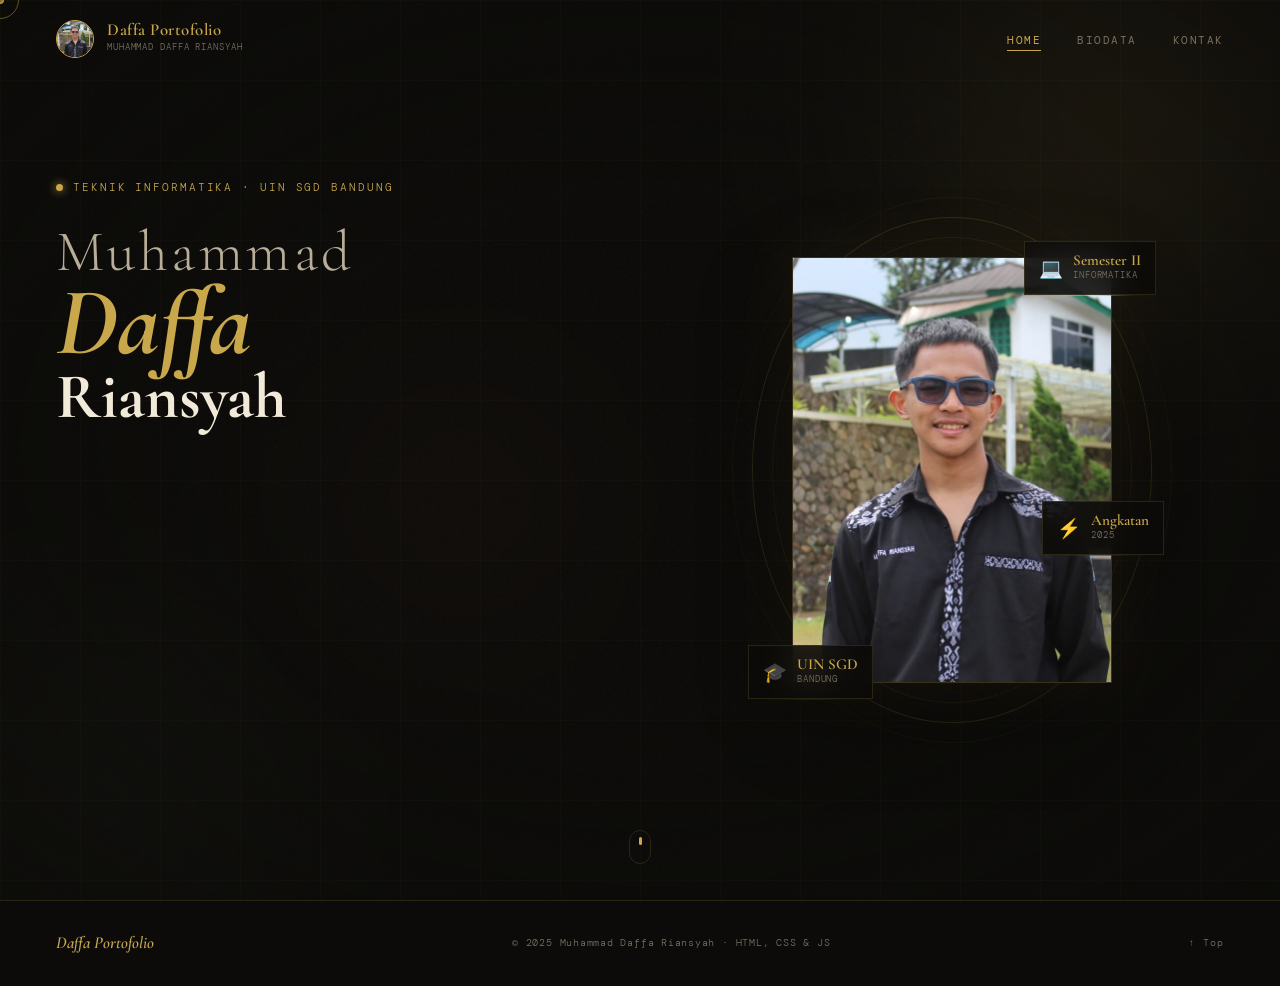
<file: index.html>
<!DOCTYPE html>
<html lang="id">
<head>
  <meta charset="UTF-8"/>
  <meta name="viewport" content="width=device-width, initial-scale=1.0"/>
  <title>Daffa Portofolio</title>
  <link rel="stylesheet" href="css/style.css"/>
  <link href="https://fonts.googleapis.com/css2?family=Cormorant+Garamond:ital,wght@0,300;0,400;0,600;0,700;0,900;1,300;1,400;1,600;1,700&family=Jost:wght@200;300;400;500;600&family=DM+Mono:wght@300;400;500&display=swap" rel="stylesheet"/>
</head>
<body class="page-home">

  <!-- LOADER -->
  <div class="loader" id="loader">
    <div class="loader-inner">
      <span class="loader-name">Daffa Portofolio</span>
      <div class="loader-bar"><div class="loader-fill"></div></div>
    </div>
  </div>

  <!-- CURSOR -->
  <div class="cursor" id="cursor"></div>
  <div class="cursor-ring" id="cursorRing"></div>

  <!-- BACKGROUND -->
  <div class="bg-scene">
    <div class="bg-orb bg-orb1"></div>
    <div class="bg-orb bg-orb2"></div>
    <div class="bg-orb bg-orb3"></div>
    <canvas class="bg-particles" id="particles"></canvas>
    <div class="bg-grain"></div>
    <div class="bg-vignette"></div>
    <div class="bg-lines"></div>
  </div>

  <!-- NAVBAR -->
  <nav class="navbar" id="navbar">
    <a href="index.html" class="nav-brand">
      <div class="brand-avatar" id="brandAvatar">
        <img src="assets/foto.jpg" alt="Daffa"
             onerror="this.style.display='none';document.getElementById('brandInit').style.display='flex'"/>
        <span class="brand-init" id="brandInit">DR</span>
      </div>
      <div class="brand-text">
        <span class="brand-title">Daffa Portofolio</span>
        <span class="brand-sub">Muhammad Daffa Riansyah</span>
      </div>
    </a>
    <ul class="nav-links" id="navLinks">
      <li><a href="index.html" class="nav-link active" data-page="home">Home</a></li>
      <li><a href="biodata.html" class="nav-link" data-page="biodata">Biodata</a></li>
      <li><a href="kontak.html" class="nav-link" data-page="kontak">Kontak</a></li>
    </ul>
    <button class="nav-toggle" id="navToggle" aria-label="menu">
      <span></span><span></span><span></span>
    </button>
  </nav>

  <!-- MOBILE MENU -->
  <div class="nav-mobile" id="navMobile">
    <div class="nm-inner">
      <a href="index.html" class="nm-link active">Home</a>
      <a href="biodata.html" class="nm-link">Biodata</a>
      <a href="kontak.html" class="nm-link">Kontak</a>
    </div>
  </div>

  <!-- HERO -->
  <main class="hero" id="hero">
    <div class="hero-wrap">

      <!-- LEFT -->
      <div class="hero-left">
        <div class="hero-tag" data-aos="fade-up" data-aos-delay="200">
          <span class="tag-dot"></span>
          <span>Teknik Informatika · UIN SGD Bandung</span>
        </div>

        <h1 class="hero-heading" data-aos="fade-up" data-aos-delay="350">
          <span class="hh-line1">Muhammad</span>
          <span class="hh-line2"><em>Daffa</em></span>
          <span class="hh-line3">Riansyah</span>
        </h1>

        <p class="hero-nick" data-aos="fade-up" data-aos-delay="480">
          Akrab dipanggil <strong>Dapa</strong> ·
        </p>

        <div class="hero-motto" data-aos="fade-up" data-aos-delay="580">
          <div class="motto-deco">✦</div>
          <p class="motto-text">
            "WORK SMARTER and<br>
            <em>PRAY HARD</em>"
          </p>
        </div>

        <div class="hero-actions" data-aos="fade-up" data-aos-delay="700">
          <a href="biodata.html" class="btn-main">
            <span>Kenalan Lebih Jauh yuk</span>
            <svg width="16" height="16" viewBox="0 0 24 24" fill="none" stroke="currentColor" stroke-width="2"><line x1="5" y1="12" x2="19" y2="12"/><polyline points="12 5 19 12 12 19"/></svg>
          </a>
          <a href="kontak.html" class="btn-line">Kontak Saya</a>
        </div>

        <!-- Stats row -->
        <div class="hero-stats" data-aos="fade-up" data-aos-delay="820">
          <div class="stat-item">
            <span class="stat-num" data-count="2">0</span>
            <span class="stat-lbl">Semester</span>
          </div>
          <div class="stat-div"></div>
          <div class="stat-item">
            <span class="stat-num" data-count="3">0</span>
            <span class="stat-lbl">Halaman Web</span>
          </div>
          <div class="stat-div"></div>
          <div class="stat-item">
            <span class="stat-num" data-count="25">0</span>
            <span class="stat-lbl">Angkatan</span>
          </div>
        </div>
      </div>

      <!-- RIGHT — Photo -->
      <div class="hero-right" data-aos="fade-left" data-aos-delay="300">
        <div class="photo-rig">
          <div class="photo-ring photo-ring1"></div>
          <div class="photo-ring photo-ring2"></div>
          <div class="photo-ring photo-ring3"></div>
          <div class="photo-frame">
            <img src="assets/foto.jpg" alt="Muhammad Daffa Riansyah"
                 class="photo-img" id="heroPhoto"
                 onerror="this.style.display='none';document.getElementById('photoFb').style.display='flex'"/>
            <div class="photo-fb" id="photoFb">
              <span class="pfb-init">DR</span>
              <span class="pfb-hint">Taruh foto.jpg<br>di folder assets/</span>
            </div>
            <div class="photo-shine"></div>
          </div>
          <div class="photo-badge pb1">
            <span class="pb-emoji">🎓</span>
            <div>
              <div class="pb-val">UIN SGD</div>
              <div class="pb-lbl">Bandung</div>
            </div>
          </div>
          <div class="photo-badge pb2">
            <span class="pb-emoji">💻</span>
            <div>
              <div class="pb-val">Semester II</div>
              <div class="pb-lbl">Informatika</div>
            </div>
          </div>
          <div class="photo-badge pb3">
            <span class="pb-emoji">⚡</span>
            <div>
              <div class="pb-val">Angkatan</div>
              <div class="pb-lbl">2025</div>
            </div>
          </div>
        </div>
      </div>

    </div><!-- end hero-wrap -->

    <!-- Scroll hint -->
    <div class="scroll-cue" id="scrollCue">
      <div class="sc-mouse">
        <div class="sc-wheel"></div>
  </main>

  <!-- FOOTER -->
  <footer class="footer">
    <div class="footer-inner">
      <span class="footer-brand">Daffa Portofolio</span>
      <span class="footer-copy">© 2025 Muhammad Daffa Riansyah · HTML, CSS & JS</span>
      <a href="#hero" class="footer-top">↑ Top</a>
    </div>
  </footer>

  <script src="js/main.js"></script>
</body>
</html>
</file>
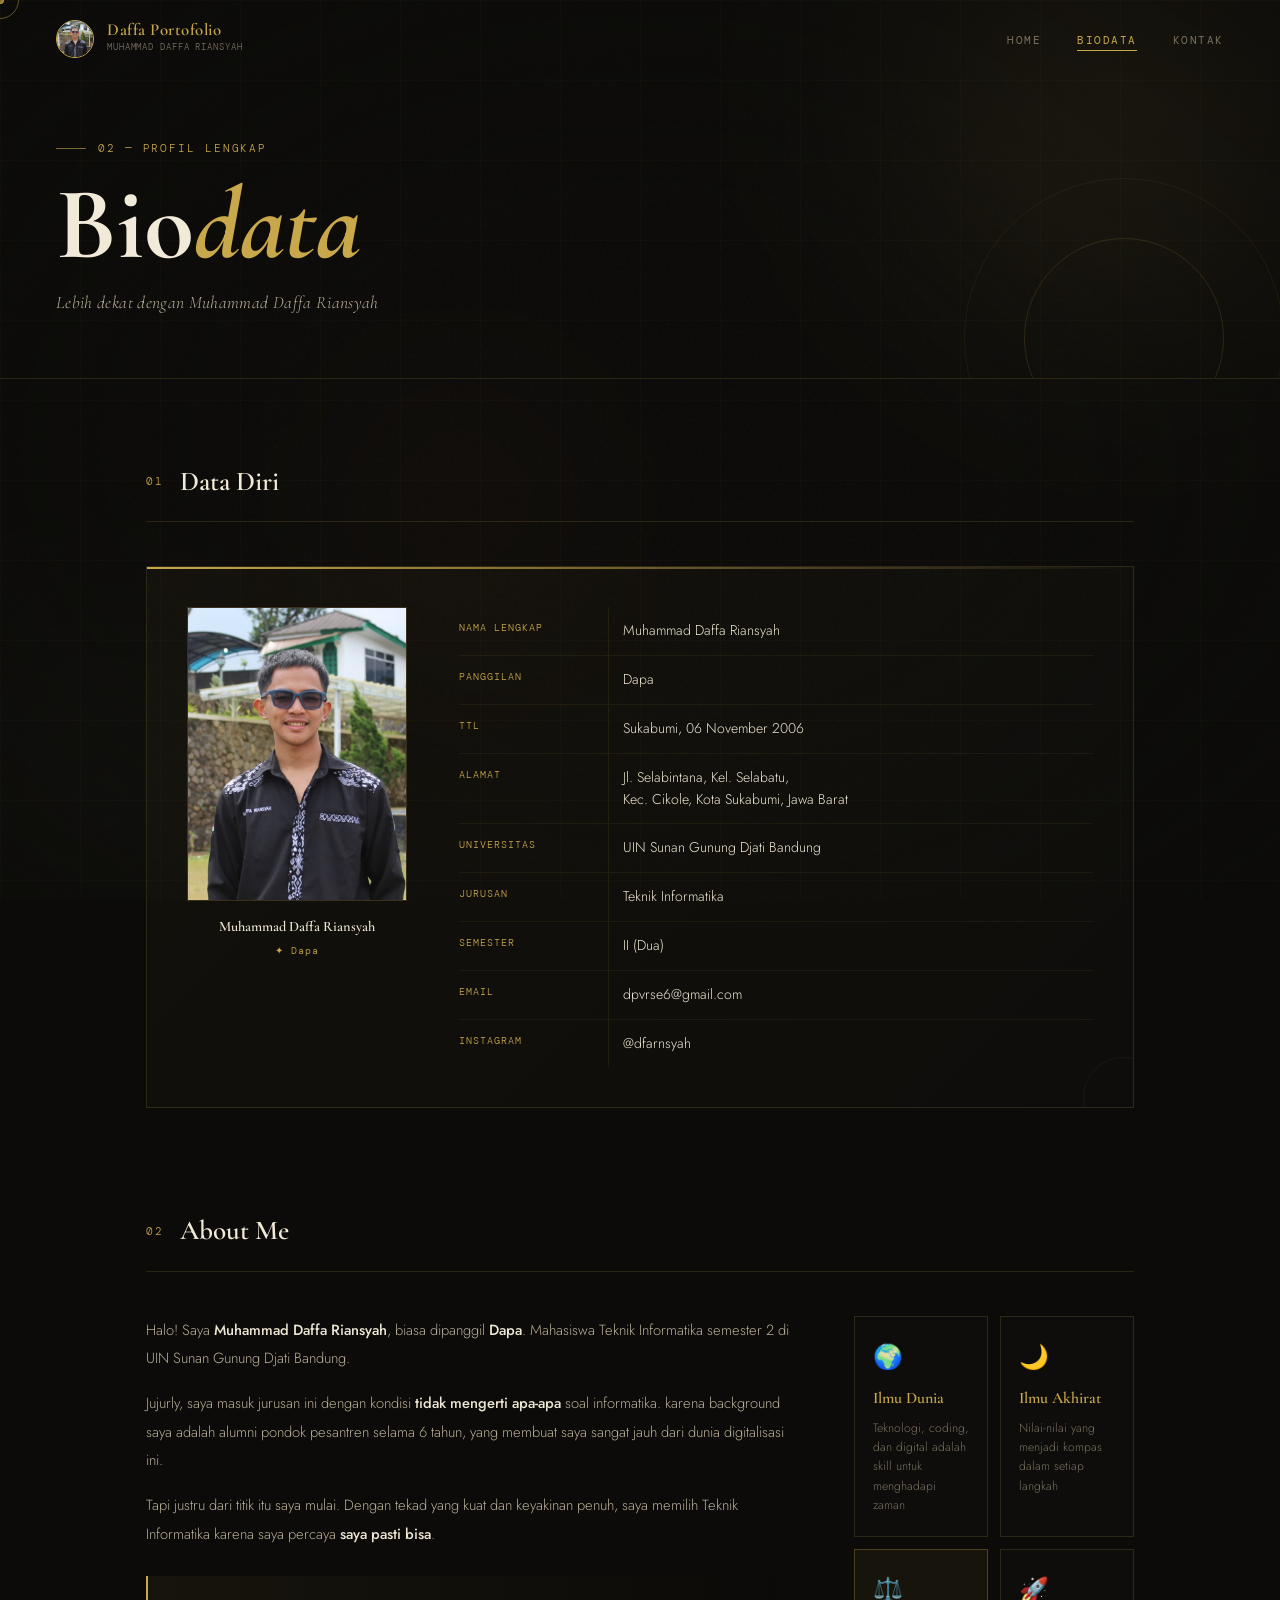
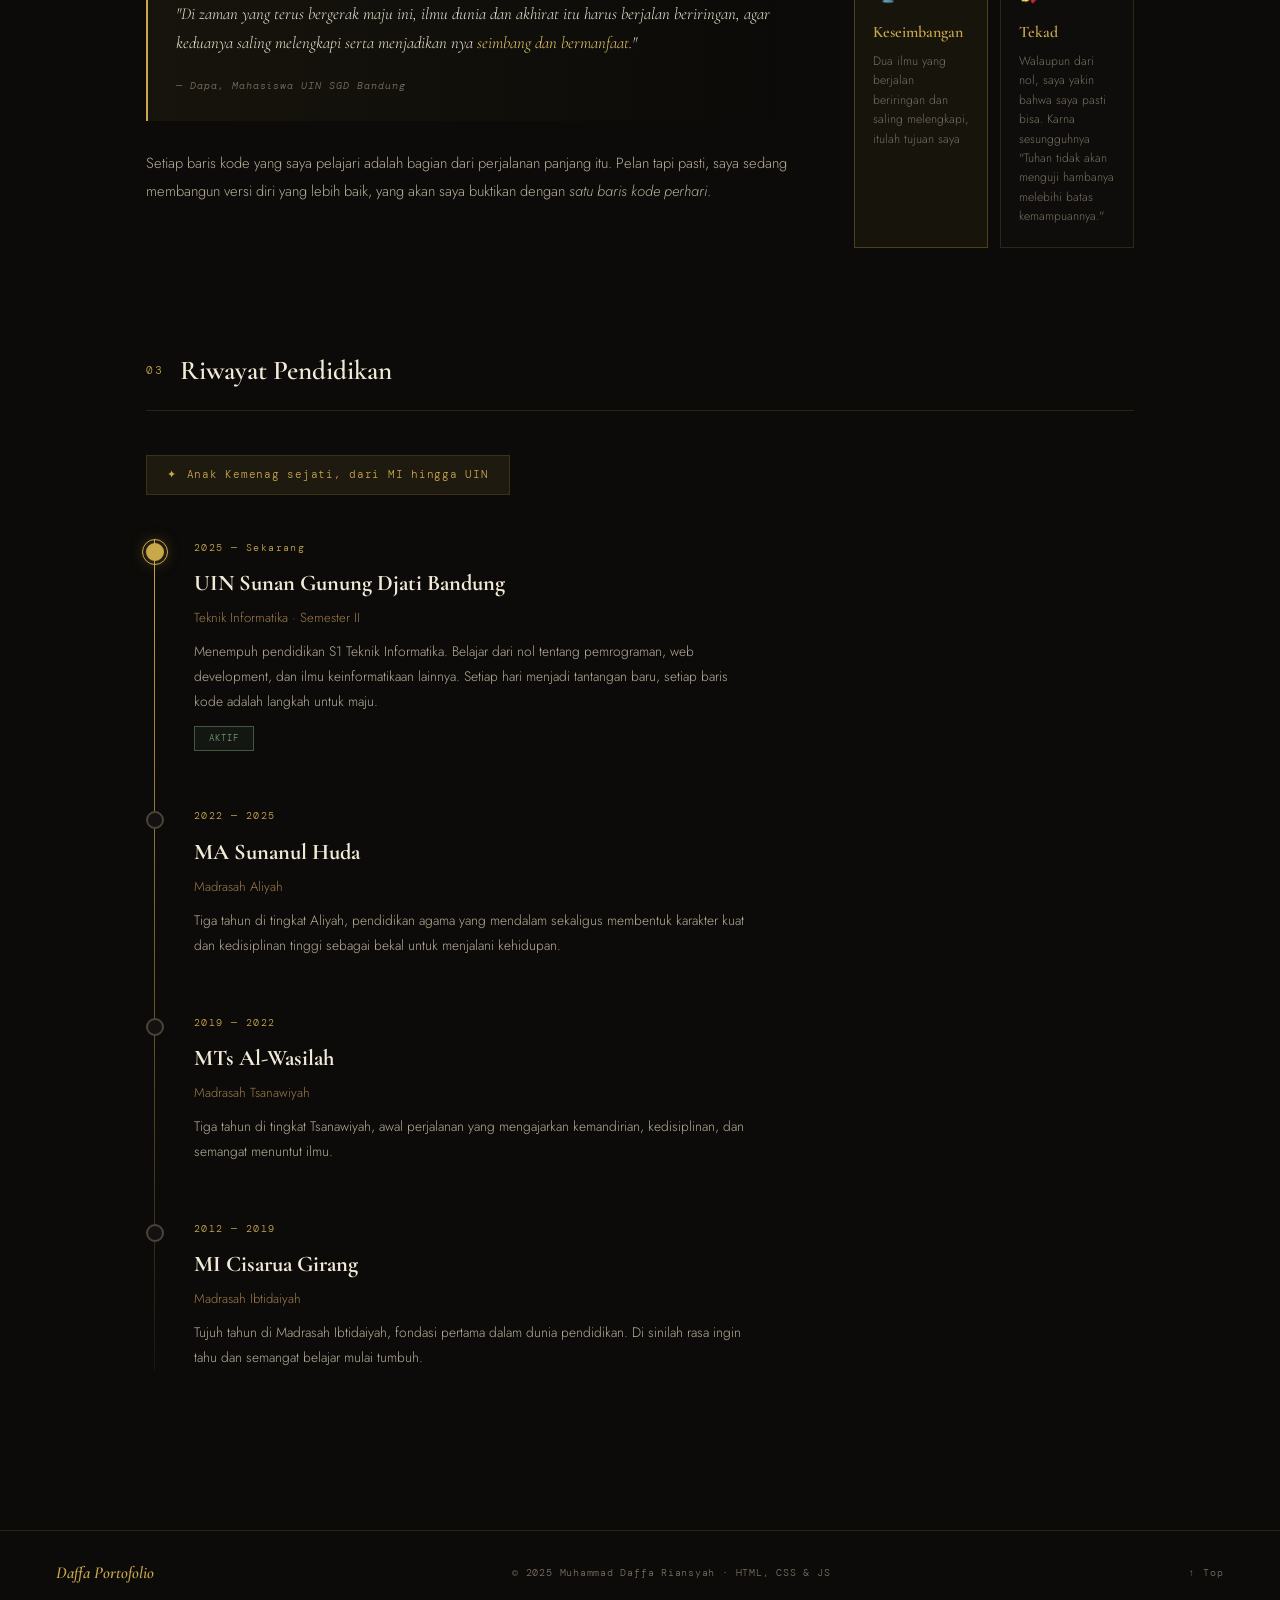
<file: biodata.html>
<!DOCTYPE html>
<html lang="id">
<head>
  <meta charset="UTF-8"/>
  <meta name="viewport" content="width=device-width, initial-scale=1.0"/>
  <title>Biodata — Daffa Portofolio</title>
  <link rel="stylesheet" href="css/style.css"/>
  <link href="https://fonts.googleapis.com/css2?family=Cormorant+Garamond:ital,wght@0,300;0,400;0,600;0,700;0,900;1,300;1,400;1,600;1,700&family=Jost:wght@200;300;400;500;600&family=DM+Mono:wght@300;400;500&display=swap" rel="stylesheet"/>
</head>
<body class="page-biodata">

  <div class="loader" id="loader">
    <div class="loader-inner">
      <span class="loader-name">Biodata</span>
      <div class="loader-bar"><div class="loader-fill"></div></div>
    </div>
  </div>

  <div class="cursor" id="cursor"></div>
  <div class="cursor-ring" id="cursorRing"></div>

  <div class="bg-scene">
    <div class="bg-orb bg-orb1"></div>
    <div class="bg-orb bg-orb2"></div>
    <div class="bg-orb bg-orb3"></div>
    <canvas class="bg-particles" id="particles"></canvas>
    <div class="bg-grain"></div>
    <div class="bg-vignette"></div>
    <div class="bg-lines"></div>
  </div>

  <!-- NAVBAR -->
  <nav class="navbar" id="navbar">
    <a href="index.html" class="nav-brand">
      <div class="brand-avatar">
        <img src="assets/foto.jpg" alt="Daffa"
             onerror="this.style.display='none';this.nextElementSibling.style.display='flex'"/>
        <span class="brand-init">DR</span>
      </div>
      <div class="brand-text">
        <span class="brand-title">Daffa Portofolio</span>
        <span class="brand-sub">Muhammad Daffa Riansyah</span>
      </div>
    </a>
    <ul class="nav-links">
      <li><a href="index.html" class="nav-link">Home</a></li>
      <li><a href="biodata.html" class="nav-link active">Biodata</a></li>
      <li><a href="kontak.html" class="nav-link">Kontak</a></li>
    </ul>
    <button class="nav-toggle" id="navToggle" aria-label="menu">
      <span></span><span></span><span></span>
    </button>
  </nav>

  <div class="nav-mobile" id="navMobile">
    <div class="nm-inner">
      <a href="index.html" class="nm-link">Home</a>
      <a href="biodata.html" class="nm-link active">Biodata</a>
      <a href="kontak.html" class="nm-link">Kontak</a>
    </div>
  </div>

  <!-- PAGE HERO -->
  <header class="page-hero">
    <div class="ph-content">
      <p class="ph-tag" data-aos="fade-up" data-aos-delay="100">
        <span class="ph-tag-line"></span>02 — Profil Lengkap
      </p>
      <h1 class="ph-title" data-aos="fade-up" data-aos-delay="250">
        Bio<em>data</em>
      </h1>
      <p class="ph-desc" data-aos="fade-up" data-aos-delay="380">
        Lebih dekat dengan Muhammad Daffa Riansyah
      </p>
    </div>
    <div class="ph-deco">
      <div class="ph-circle ph-c1"></div>
      <div class="ph-circle ph-c2"></div>
    </div>
  </header>

  <!-- MAIN -->
  <main class="bio-wrap">

    <!-- ═══ SECTION 1: Data Diri ═══ -->
    <section class="bio-sec">
      <div class="sec-label" data-aos="fade-right">
        <span class="sec-num">01</span>
        <span class="sec-title">Data Diri</span>
      </div>

      <div class="profile-card" data-aos="fade-up">
        <!-- Photo -->
        <div class="pc-photo">
          <div class="pc-photo-inner">
            <img src="assets/foto.jpg" alt="Daffa"
                 onerror="this.style.display='none';this.nextElementSibling.style.display='flex'"/>
            <div class="pc-photo-fb"><span>DR</span></div>
          </div>
          <div class="pc-photo-label">
            <p class="pcl-name">Muhammad Daffa Riansyah</p>
            <p class="pcl-nick">✦ Dapa</p>
          </div>
          <div class="pc-photo-ornament"></div>
        </div>

        <!-- Data table -->
        <div class="pc-data">
          <div class="data-item" data-aos="fade-left" data-aos-delay="50">
            <span class="di-key">Nama Lengkap</span>
            <span class="di-val">Muhammad Daffa Riansyah</span>
          </div>
          <div class="data-item" data-aos="fade-left" data-aos-delay="100">
            <span class="di-key">Panggilan</span>
            <span class="di-val">Dapa</span>
          </div>
          <div class="data-item" data-aos="fade-left" data-aos-delay="150">
            <span class="di-key">TTL</span>
            <span class="di-val">Sukabumi, 06 November 2006</span>
          </div>
          <div class="data-item" data-aos="fade-left" data-aos-delay="200">
            <span class="di-key">Alamat</span>
            <span class="di-val">Jl. Selabintana, Kel. Selabatu,<br>Kec. Cikole, Kota Sukabumi, Jawa Barat</span>
          </div>
          <div class="data-item" data-aos="fade-left" data-aos-delay="250">
            <span class="di-key">Universitas</span>
            <span class="di-val">UIN Sunan Gunung Djati Bandung</span>
          </div>
          <div class="data-item" data-aos="fade-left" data-aos-delay="300">
            <span class="di-key">Jurusan</span>
            <span class="di-val">Teknik Informatika</span>
          </div>
          <div class="data-item" data-aos="fade-left" data-aos-delay="350">
            <span class="di-key">Semester</span>
            <span class="di-val">II (Dua)</span>
          </div>
          <div class="data-item" data-aos="fade-left" data-aos-delay="400">
            <span class="di-key">Email</span>
            <span class="di-val">dpvrse6@gmail.com</span>
          </div>
          <div class="data-item" data-aos="fade-left" data-aos-delay="450">
            <span class="di-key">Instagram</span>
            <span class="di-val">@dfarnsyah</span>
          </div>
        </div>
      </div>
    </section>

    <!-- ═══ SECTION 2: About Me ═══ -->
    <section class="bio-sec">
      <div class="sec-label" data-aos="fade-right">
        <span class="sec-num">02</span>
        <span class="sec-title">About Me</span>
      </div>

      <div class="about-block">
        <div class="about-text" data-aos="fade-up">
          <p>Halo! Saya <strong>Muhammad Daffa Riansyah</strong>, biasa dipanggil <strong>Dapa</strong>. Mahasiswa Teknik Informatika semester 2 di UIN Sunan Gunung Djati Bandung.</p>
          <p>Jujurly, saya masuk jurusan ini dengan kondisi <strong>tidak mengerti apa-apa</strong> soal informatika. karena background saya adalah alumni pondok pesantren selama 6 tahun, yang membuat saya sangat jauh dari dunia digitalisasi ini.</p>
          <p>Tapi justru dari titik itu saya mulai. Dengan tekad yang kuat dan keyakinan penuh, saya memilih Teknik Informatika karena saya percaya  <strong>saya pasti bisa</strong>.</p>

          <div class="about-quote" data-aos="fade-up" data-aos-delay="200">
            <div class="aq-bar"></div>
            <blockquote>
              "Di zaman yang terus bergerak maju ini, ilmu dunia dan akhirat itu harus berjalan beriringan, agar keduanya saling melengkapi
              serta menjadikan nya <em>seimbang dan bermanfaat.</em>"
            </blockquote>
            <cite>— Dapa, Mahasiswa UIN SGD Bandung</cite>
          </div>

          <p>Setiap baris kode yang saya pelajari adalah bagian dari perjalanan panjang itu. Pelan tapi pasti, saya sedang membangun versi diri yang lebih baik, yang akan saya buktikan dengan <em>satu baris kode perhari</em>.</p>
        </div>

        <div class="about-values" data-aos="fade-left" data-aos-delay="150">
          <div class="av-card">
            <div class="avc-icon">🌍</div>
            <div class="avc-title">Ilmu Dunia</div>
            <div class="avc-desc">Teknologi, coding, dan digital adalah skill untuk menghadapi zaman</div>
          </div>
          <div class="av-card">
            <div class="avc-icon">🌙</div>
            <div class="avc-title">Ilmu Akhirat</div>
            <div class="avc-desc">Nilai-nilai yang menjadi kompas dalam setiap langkah</div>
          </div>
          <div class="av-card highlight">
            <div class="avc-icon">⚖️</div>
            <div class="avc-title">Keseimbangan</div>
            <div class="avc-desc">Dua ilmu yang berjalan beriringan dan saling melengkapi, itulah tujuan saya</div>
          </div>
          <div class="av-card">
            <div class="avc-icon">🚀</div>
            <div class="avc-title">Tekad</div>
            <div class="avc-desc">Walaupun dari nol, saya yakin bahwa saya pasti bisa. Karna sesungguhnya "Tuhan tidak akan menguji hambanya melebihi batas kemampuannya."</div>
          </div>
        </div>
      </div>
    </section>

    <!-- ═══ SECTION 3: Riwayat Pendidikan ═══ -->
    <section class="bio-sec">
      <div class="sec-label" data-aos="fade-right">
        <span class="sec-num">03</span>
        <span class="sec-title">Riwayat Pendidikan</span>
      </div>

      <div class="edu-note" data-aos="fade-up">
        <span>✦</span>
        <span>Anak Kemenag sejati, dari MI hingga UIN</span>
      </div>

      <div class="timeline">
        <div class="tl-item tl-active" data-aos="fade-up" data-aos-delay="0">
          <div class="tl-dot-wrap">
            <div class="tl-dot">
              <div class="tl-dot-pulse"></div>
            </div>
          </div>
          <div class="tl-body">
            <div class="tl-period">2025 — Sekarang</div>
            <div class="tl-school">UIN Sunan Gunung Djati Bandung</div>
            <div class="tl-jurusan">Teknik Informatika · Semester II</div>
            <div class="tl-desc">Menempuh pendidikan S1 Teknik Informatika. Belajar dari nol tentang pemrograman, web development, dan ilmu keinformatikaan lainnya. Setiap hari menjadi tantangan baru, setiap baris kode adalah langkah untuk maju.</div>
            <span class="tl-badge tl-badge-active">Aktif</span>
          </div>
        </div>

        <div class="tl-item" data-aos="fade-up" data-aos-delay="100">
          <div class="tl-dot-wrap"><div class="tl-dot"></div></div>
          <div class="tl-body">
            <div class="tl-period">2022 — 2025</div>
            <div class="tl-school">MA Sunanul Huda</div>
            <div class="tl-jurusan">Madrasah Aliyah</div>
            <div class="tl-desc">Tiga tahun di tingkat Aliyah, pendidikan agama yang mendalam sekaligus membentuk karakter kuat dan kedisiplinan tinggi sebagai bekal untuk menjalani kehidupan.</div>
          </div>
        </div>

        <div class="tl-item" data-aos="fade-up" data-aos-delay="200">
          <div class="tl-dot-wrap"><div class="tl-dot"></div></div>
          <div class="tl-body">
            <div class="tl-period">2019 — 2022</div>
            <div class="tl-school">MTs Al-Wasilah</div>
            <div class="tl-jurusan">Madrasah Tsanawiyah</div>
            <div class="tl-desc">Tiga tahun di tingkat Tsanawiyah, awal perjalanan yang mengajarkan kemandirian, kedisiplinan, dan semangat menuntut ilmu.</div>
          </div>
        </div>

        <div class="tl-item" data-aos="fade-up" data-aos-delay="300">
          <div class="tl-dot-wrap"><div class="tl-dot"></div></div>
          <div class="tl-body">
            <div class="tl-period">2012 — 2019</div>
            <div class="tl-school">MI Cisarua Girang</div>
            <div class="tl-jurusan">Madrasah Ibtidaiyah</div>
            <div class="tl-desc">Tujuh tahun di Madrasah Ibtidaiyah, fondasi pertama dalam dunia pendidikan. Di sinilah rasa ingin tahu dan semangat belajar mulai tumbuh.</div>
          </div>
        </div>
      </div>
    </section>

  </main>

  <footer class="footer">
    <div class="footer-inner">
      <span class="footer-brand">Daffa Portofolio</span>
      <span class="footer-copy">© 2025 Muhammad Daffa Riansyah · HTML, CSS & JS</span>
      <a href="#" class="footer-top">↑ Top</a>
    </div>
  </footer>

  <script src="js/main.js"></script>
</body>
</html>
</file>
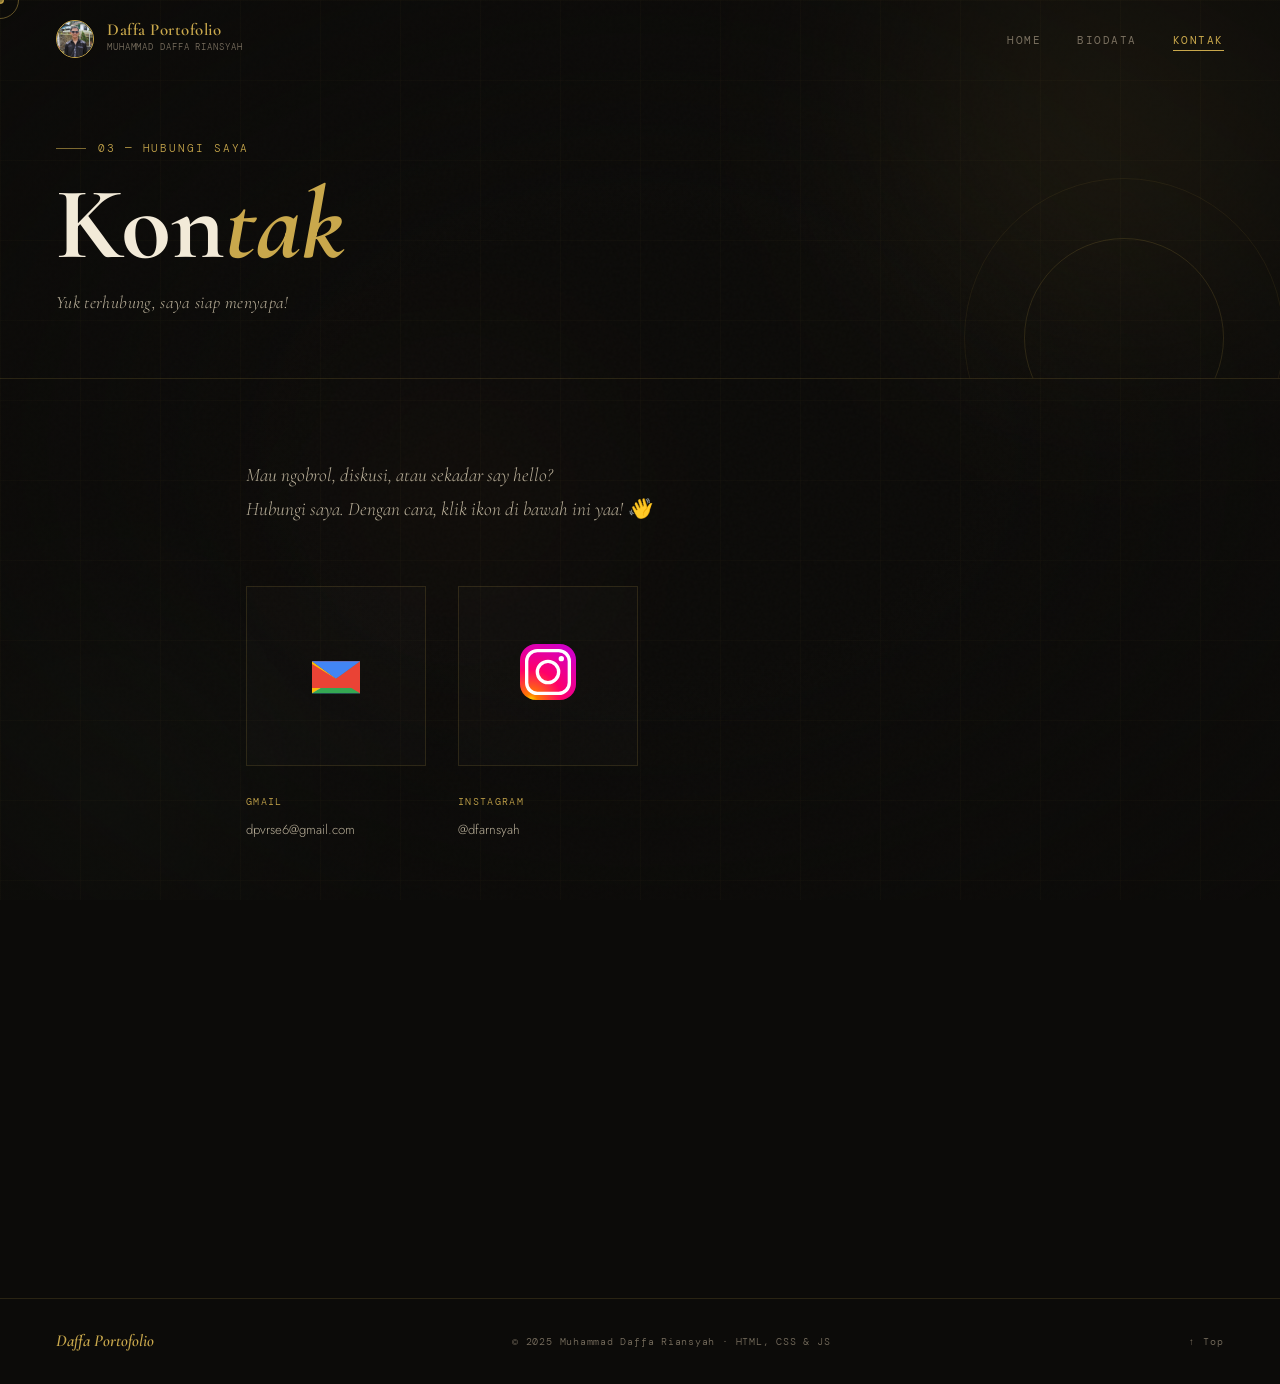
<file: kontak.html>
<!DOCTYPE html>
<html lang="id">
<head>
  <meta charset="UTF-8"/>
  <meta name="viewport" content="width=device-width, initial-scale=1.0"/>
  <title>Kontak — Daffa Portofolio</title>
  <link rel="stylesheet" href="css/style.css"/>
  <link href="https://fonts.googleapis.com/css2?family=Cormorant+Garamond:ital,wght@0,300;0,400;0,600;0,700;0,900;1,300;1,400;1,600;1,700&family=Jost:wght@200;300;400;500;600&family=DM+Mono:wght@300;400;500&display=swap" rel="stylesheet"/>
</head>
<body class="page-kontak">

  <div class="loader" id="loader">
    <div class="loader-inner">
      <span class="loader-name">Kontak</span>
      <div class="loader-bar"><div class="loader-fill"></div></div>
    </div>
  </div>

  <div class="cursor" id="cursor"></div>
  <div class="cursor-ring" id="cursorRing"></div>

  <div class="bg-scene">
    <div class="bg-orb bg-orb1"></div>
    <div class="bg-orb bg-orb2"></div>
    <div class="bg-orb bg-orb3"></div>
    <canvas class="bg-particles" id="particles"></canvas>
    <div class="bg-grain"></div>
    <div class="bg-vignette"></div>
    <div class="bg-lines"></div>
  </div>

  <!-- NAVBAR -->
  <nav class="navbar" id="navbar">
    <a href="index.html" class="nav-brand">
      <div class="brand-avatar">
        <img src="assets/foto.jpg" alt="Daffa"
             onerror="this.style.display='none';this.nextElementSibling.style.display='flex'"/>
        <span class="brand-init">DR</span>
      </div>
      <div class="brand-text">
        <span class="brand-title">Daffa Portofolio</span>
        <span class="brand-sub">Muhammad Daffa Riansyah</span>
      </div>
    </a>
    <ul class="nav-links">
      <li><a href="index.html" class="nav-link">Home</a></li>
      <li><a href="biodata.html" class="nav-link">Biodata</a></li>
      <li><a href="kontak.html" class="nav-link active">Kontak</a></li>
    </ul>
    <button class="nav-toggle" id="navToggle" aria-label="menu">
      <span></span><span></span><span></span>
    </button>
  </nav>

  <div class="nav-mobile" id="navMobile">
    <div class="nm-inner">
      <a href="index.html" class="nm-link">Home</a>
      <a href="biodata.html" class="nm-link">Biodata</a>
      <a href="kontak.html" class="nm-link active">Kontak</a>
    </div>
  </div>

  <!-- PAGE HERO -->
  <header class="page-hero">
    <div class="ph-content">
      <p class="ph-tag" data-aos="fade-up" data-aos-delay="100">
        <span class="ph-tag-line"></span>03 — Hubungi Saya
      </p>
      <h1 class="ph-title" data-aos="fade-up" data-aos-delay="250">
        Kon<em>tak</em>
      </h1>
      <p class="ph-desc" data-aos="fade-up" data-aos-delay="380">
        Yuk terhubung, saya siap menyapa!
      </p>
    </div>
    <div class="ph-deco">
      <div class="ph-circle ph-c1"></div>
      <div class="ph-circle ph-c2"></div>
    </div>
  </header>

  <!-- MAIN -->
  <main class="kontak-wrap">

    <p class="kontak-intro" data-aos="fade-up">
      Mau ngobrol, diskusi, atau sekadar say hello?<br>
      Hubungi saya. Dengan cara, klik ikon di bawah ini yaa! 👋
    </p>

    <!-- CONTACT CARDS -->
    <div class="kontak-cards">

      <!-- Gmail -->
      <a href="mailto:dpvrse6@gmail.com" class="kcard" data-aos="fade-up" data-aos-delay="100" target="_blank">
        <div class="kcard-glow kcard-glow-gmail"></div>
        <div class="kcard-icon">
          <svg viewBox="0 0 48 48" width="64" height="64" xmlns="http://www.w3.org/2000/svg">
            <path fill="#4285F4" d="M6 40V16l18 13 18-13v24z"/>
            <path fill="#EA4335" d="M6 16l18 13 18-13H6z"/>
            <path fill="#34A853" d="M6 40h36V16L24 29z"/>
            <path fill="#FBBC05" d="M6 16v24l18-11z"/>
            <path fill="#EA4335" d="M42 16v24L24 29z"/>
            <path fill="#4285F4" d="M6 16h36L24 29z"/>
            <!-- cleaner gmail -->
          </svg>
          <!-- Clean Gmail SVG -->
          <svg viewBox="0 0 48 48" width="64" height="64" xmlns="http://www.w3.org/2000/svg" style="position:absolute;inset:0">
            <path fill="#EA4335" d="M6 36V18l18 11 18-11v18H6z"/>
            <path fill="#FBBC05" d="M6 18v18l9-9z" style="display:none"/>
            <path fill="#34A853" d="M6 36l9-9 9 5.5L33 27l9 9H6z" style="display:none"/>
            <rect fill="white" x="0" y="0" width="48" height="48" style="display:none"/>
          </svg>
        </div>
        <div class="kcard-ripple"></div>
        <div class="kcard-arrow">
          <svg width="18" height="18" viewBox="0 0 24 24" fill="none" stroke="currentColor" stroke-width="2"><path d="M7 17L17 7M17 7H7M17 7v10"/></svg>
        </div>
      </a>

      <!-- Instagram -->
      <a href="https://instagram.com/dfarnsyah" class="kcard" data-aos="fade-up" data-aos-delay="200" target="_blank" rel="noopener">
        <div class="kcard-glow kcard-glow-ig"></div>
        <div class="kcard-icon">
          <svg viewBox="0 0 48 48" width="64" height="64" xmlns="http://www.w3.org/2000/svg">
            <defs>
              <radialGradient id="ig1" cx="19.78%" cy="99.84%" r="109%">
                <stop offset="0%" stop-color="#ffd600"/>
                <stop offset="10%" stop-color="#ff7a00"/>
                <stop offset="50%" stop-color="#ff0069"/>
                <stop offset="100%" stop-color="#d300c5"/>
              </radialGradient>
              <radialGradient id="ig2" cx="19.78%" cy="99.84%" r="109%">
                <stop offset="0%" stop-color="#ffd600"/>
                <stop offset="10%" stop-color="#ff7a00"/>
                <stop offset="50%" stop-color="#ff0069"/>
                <stop offset="100%" stop-color="#7638fa"/>
              </radialGradient>
            </defs>
            <rect x="3" y="3" width="42" height="42" rx="12" fill="url(#ig1)"/>
            <rect x="8" y="8" width="32" height="32" rx="8" fill="none" stroke="white" stroke-width="2.5"/>
            <circle cx="24" cy="24" r="8" fill="none" stroke="white" stroke-width="2.5"/>
            <circle cx="34" cy="14" r="2" fill="white"/>
          </svg>
        </div>
        <div class="kcard-ripple"></div>
        <div class="kcard-arrow">
          <svg width="18" height="18" viewBox="0 0 24 24" fill="none" stroke="currentColor" stroke-width="2"><path d="M7 17L17 7M17 7H7M17 7v10"/></svg>
        </div>
      </a>

    </div>

    <!-- Labels below cards -->
    <div class="kontak-labels" data-aos="fade-up" data-aos-delay="350">
      <div class="klabel">
        <span class="kl-platform">Gmail</span>
        <span class="kl-val">dpvrse6@gmail.com</span>
      </div>
      <div class="klabel">
        <span class="kl-platform">Instagram</span>
        <span class="kl-val">@dfarnsyah</span>
      </div>
    </div>

    <!-- Big quote -->
    <div class="kontak-quote" data-aos="fade-up" data-aos-delay="200">
      <div class="kq-ornament">✦ ✦ ✦</div>
      <blockquote class="kq-text">
        "Tak kenal maka<br>
        <em>TANYAKAN</em>"
      </blockquote>
      <p class="kq-sig">— Dapa</p>
    </div>

  </main>

  <footer class="footer">
    <div class="footer-inner">
      <span class="footer-brand">Daffa Portofolio</span>
      <span class="footer-copy">© 2025 Muhammad Daffa Riansyah · HTML, CSS & JS</span>
      <a href="#" class="footer-top">↑ Top</a>
    </div>
  </footer>

  <script src="js/main.js"></script>
</body>
</html>
</file>
<file: css/style.css>
/* ═══════════════════════════════════════════════════
   DAFFA PORTOFOLIO — style.css
   Vintage · Klasik · Modern · Hidup · Animatif
   ═══════════════════════════════════════════════════ */

/* ── GOOGLE FONTS: Cormorant Garamond + Jost + DM Mono ── */

/* ── CSS VARIABLES ── */
:root {
  /* Backgrounds */
  --bg:       #0c0b09;
  --bg2:      #141210;
  --bg3:      #1e1a14;
  --bg4:      #252018;

  /* Gold palette */
  --gold:     #c9a84c;
  --gold2:    #e8c96e;
  --gold3:    #f0d898;
  --gold-dim: rgba(201,168,76,0.10);
  --gold-bdr: rgba(201,168,76,0.16);

  /* Accent */
  --sepia:    #9c7c4a;
  --rust:     #b86040;
  --sage:     #6e9e72;
  --cream:    #f2ead8;

  /* Text */
  --t1:       #ede6d4;
  --t2:       #b8ae98;
  --t3:       #7a7060;
  --t4:       #4a4438;

  /* Typography */
  --f-display: 'Cormorant Garamond', Georgia, serif;
  --f-body:    'Jost', sans-serif;
  --f-mono:    'DM Mono', monospace;

  /* Easing */
  --ease:      cubic-bezier(0.16, 1, 0.3, 1);
  --ease2:     cubic-bezier(0.23, 1, 0.32, 1);
}

/* ── RESET ── */
*, *::before, *::after { margin:0; padding:0; box-sizing:border-box; }
html { scroll-behavior:smooth; }
body {
  background: var(--bg);
  color: var(--t1);
  font-family: var(--f-body);
  font-weight: 300;
  line-height: 1.7;
  overflow-x: hidden;
  cursor: none;
}
img  { display:block; max-width:100%; }
a    { color:inherit; text-decoration:none; cursor:none; }
button { cursor:none; font-family:inherit; background:none; border:none; }

/* ═══════════════════════════════
   LOADER
   ═══════════════════════════════ */
.loader {
  position: fixed; inset: 0;
  background: var(--bg);
  z-index: 9999;
  display: flex; align-items: center; justify-content: center;
  transition: opacity 0.6s var(--ease), visibility 0.6s;
}
.loader.done { opacity: 0; visibility: hidden; pointer-events: none; }
.loader-inner { text-align: center; }
.loader-name {
  font-family: var(--f-display);
  font-size: clamp(1.6rem, 4vw, 2.8rem);
  font-style: italic; font-weight: 600;
  color: var(--gold);
  display: block; margin-bottom: 24px;
  letter-spacing: 0.05em;
}
.loader-bar {
  width: 200px; height: 1px;
  background: rgba(201,168,76,0.15);
  position: relative; overflow: hidden;
  margin: 0 auto;
}
.loader-fill {
  position: absolute; left: 0; top: 0; bottom: 0;
  background: linear-gradient(to right, var(--gold), var(--gold3));
  width: 0%;
  animation: loaderFill 1.2s var(--ease) forwards;
}
@keyframes loaderFill { to { width: 100%; } }

/* ═══════════════════════════════
   CUSTOM CURSOR
   ═══════════════════════════════ */
.cursor {
  position: fixed; width: 8px; height: 8px;
  background: var(--gold); border-radius: 50%;
  pointer-events: none; z-index: 9998;
  transform: translate(-50%, -50%);
  transition: transform 0.08s, width 0.25s var(--ease), height 0.25s var(--ease);
  mix-blend-mode: difference;
}
.cursor-ring {
  position: fixed; width: 38px; height: 38px;
  border: 1px solid rgba(201,168,76,0.45);
  border-radius: 50%;
  pointer-events: none; z-index: 9997;
  transform: translate(-50%, -50%);
  transition: width 0.35s var(--ease), height 0.35s var(--ease), border-color 0.3s;
}
.cursor.hov     { width: 12px; height: 12px; }
.cursor-ring.hov { width: 60px; height: 60px; border-color: var(--gold); }

/* ═══════════════════════════════
   BACKGROUND SCENE
   ═══════════════════════════════ */
.bg-scene {
  position: fixed; inset: 0; z-index: 0;
  pointer-events: none; overflow: hidden;
}
.bg-orb {
  position: absolute; border-radius: 50%;
  filter: blur(100px);
  animation: orbFloat 12s ease-in-out infinite alternate;
}
.bg-orb1 {
  width: 600px; height: 600px;
  background: radial-gradient(circle, rgba(201,168,76,0.18), transparent 70%);
  top: -200px; right: -150px;
  animation-delay: 0s;
}
.bg-orb2 {
  width: 400px; height: 400px;
  background: radial-gradient(circle, rgba(110,158,114,0.10), transparent 70%);
  bottom: -100px; left: -100px;
  animation-delay: -5s;
}
.bg-orb3 {
  width: 280px; height: 280px;
  background: radial-gradient(circle, rgba(184,96,64,0.09), transparent 70%);
  top: 40%; left: 25%;
  animation-delay: -9s;
}
@keyframes orbFloat {
  from { transform: translateY(0) scale(1); }
  to   { transform: translateY(-60px) scale(1.12); }
}

.bg-particles { position:absolute; inset:0; width:100%; height:100%; }

.bg-grain {
  position: absolute; inset: 0;
  background-image: url("data:image/svg+xml,%3Csvg viewBox='0 0 300 300' xmlns='http://www.w3.org/2000/svg'%3E%3Cfilter id='n'%3E%3CfeTurbulence type='fractalNoise' baseFrequency='0.85' numOctaves='4' stitchTiles='stitch'/%3E%3C/filter%3E%3Crect width='100%25' height='100%25' filter='url(%23n)' opacity='0.04'/%3E%3C/svg%3E");
  opacity: 0.45;
}
.bg-vignette {
  position: absolute; inset: 0;
  background: radial-gradient(ellipse at 50% 50%, transparent 35%, rgba(12,11,9,0.7) 100%);
}
.bg-lines {
  position: absolute; inset: 0;
  background-image:
    linear-gradient(rgba(201,168,76,0.025) 1px, transparent 1px),
    linear-gradient(90deg, rgba(201,168,76,0.025) 1px, transparent 1px);
  background-size: 80px 80px;
}

/* ═══════════════════════════════
   NAVBAR
   ═══════════════════════════════ */
.navbar {
  position: fixed; top: 0; left: 0; right: 0;
  z-index: 500;
  padding: 20px 56px;
  display: flex; align-items: center; justify-content: space-between;
  transition: padding 0.4s var(--ease), background 0.4s, border-color 0.4s;
  border-bottom: 1px solid transparent;
}
.navbar.scrolled {
  background: rgba(12,11,9,0.92);
  backdrop-filter: blur(24px);
  border-bottom-color: var(--gold-bdr);
  padding: 13px 56px;
}

/* Brand */
.nav-brand {
  display: flex; align-items: center; gap: 13px;
  cursor: none;
}
.brand-avatar {
  width: 38px; height: 38px;
  border-radius: 50%;
  border: 1.5px solid var(--gold);
  overflow: hidden; flex-shrink: 0;
  background: var(--bg3);
  display: flex; align-items: center; justify-content: center;
  transition: box-shadow 0.3s, transform 0.3s;
}
.brand-avatar img { width:100%; height:100%; object-fit:cover; }
.brand-init {
  font-family: var(--f-display);
  font-size: 0.9rem; font-weight: 700;
  color: var(--gold);
  display: none;
}
.nav-brand:hover .brand-avatar {
  transform: scale(1.08);
  box-shadow: 0 0 18px rgba(201,168,76,0.35);
}
.brand-text { display:flex; flex-direction:column; gap:1px; }
.brand-title {
  font-family: var(--f-display);
  font-size: 1.05rem; font-weight: 600;
  color: var(--gold); letter-spacing:0.03em; line-height:1;
}
.brand-sub {
  font-family: var(--f-mono);
  font-size: 0.56rem; color: var(--t3);
  letter-spacing: 0.1em; text-transform: uppercase;
}

/* Nav links */
.nav-links { display:flex; gap:36px; list-style:none; }
.nav-link {
  font-family: var(--f-mono);
  font-size: 0.68rem; font-weight: 400;
  letter-spacing: 0.14em; text-transform: uppercase;
  color: var(--t3); position: relative;
  padding-bottom: 4px; transition: color 0.3s;
}
.nav-link::after {
  content: ''; position: absolute; bottom: 0; left: 0;
  width: 0; height: 1px;
  background: var(--gold);
  transition: width 0.35s var(--ease);
}
.nav-link:hover, .nav-link.active { color: var(--gold); }
.nav-link:hover::after, .nav-link.active::after { width: 100%; }

/* Hamburger */
.nav-toggle {
  display: none; flex-direction: column;
  gap: 5px; padding: 4px; cursor: none;
}
.nav-toggle span {
  display: block; width: 22px; height: 1.5px;
  background: var(--gold);
  transition: all 0.35s var(--ease);
  transform-origin: center;
}
.nav-toggle.open span:nth-child(1) { transform: rotate(45deg) translate(4.5px, 4.5px); }
.nav-toggle.open span:nth-child(2) { opacity:0; transform:scaleX(0); }
.nav-toggle.open span:nth-child(3) { transform: rotate(-45deg) translate(4.5px, -4.5px); }

/* Mobile Menu */
.nav-mobile {
  position: fixed; inset: 0; z-index: 490;
  background: rgba(12,11,9,0.97);
  backdrop-filter: blur(24px);
  display: flex; align-items: center; justify-content: center;
  opacity: 0; pointer-events: none;
  transition: opacity 0.45s var(--ease);
}
.nav-mobile.open { opacity:1; pointer-events:all; }
.nm-inner {
  display: flex; flex-direction: column;
  align-items: center; gap: 36px;
}
.nm-link {
  font-family: var(--f-display);
  font-size: clamp(2.2rem, 8vw, 3.5rem);
  font-weight: 700; font-style: italic;
  color: var(--t3);
  transition: color 0.3s, transform 0.3s;
  transform: translateY(20px);
}
.nav-mobile.open .nm-link {
  transform: translateY(0);
  transition: color 0.3s, transform 0.5s var(--ease);
}
.nav-mobile.open .nm-link:nth-child(1) { transition-delay: 0.05s; }
.nav-mobile.open .nm-link:nth-child(2) { transition-delay: 0.12s; }
.nav-mobile.open .nm-link:nth-child(3) { transition-delay: 0.19s; }
.nm-link:hover, .nm-link.active { color: var(--gold); }

/* ═══════════════════════════════
   SCROLL PROGRESS BAR
   ═══════════════════════════════ */
#progress-bar {
  position: fixed; top: 0; left: 0;
  height: 2px; width: 0%;
  background: linear-gradient(to right, var(--gold), var(--gold3));
  z-index: 9996;
  transition: width 0.1s linear;
  pointer-events: none;
}

/* ═══════════════════════════════
   AOS — scroll reveal
   ═══════════════════════════════ */
[data-aos] {
  opacity: 0;
  transition-property: opacity, transform;
  transition-duration: 0.85s;
  transition-timing-function: var(--ease);
}
[data-aos="fade-up"]    { transform: translateY(40px); }
[data-aos="fade-left"]  { transform: translateX(40px); }
[data-aos="fade-right"] { transform: translateX(-40px); }
[data-aos="fade-in"]    { transform: none; }
[data-aos].aos-animate  { opacity: 1; transform: none; }

/* ═══════════════════════════════
   HERO — HOME
   ═══════════════════════════════ */
.hero {
  position: relative; z-index: 2;
  min-height: 100vh;
  display: flex; flex-direction: column;
  justify-content: center;
  padding: 100px 56px 60px;
}
.hero-wrap {
  display: grid;
  grid-template-columns: 1fr 1fr;
  gap: 80px; align-items: center;
  max-width: 1200px; margin: 0 auto; width: 100%;
}

/* Hero left */
.hero-tag {
  display: inline-flex; align-items: center; gap: 10px;
  margin-bottom: 28px;
  font-family: var(--f-mono);
  font-size: 0.66rem; letter-spacing: 0.18em;
  color: var(--gold); text-transform: uppercase;
}
.tag-dot {
  width: 7px; height: 7px; border-radius: 50%;
  background: var(--gold);
  box-shadow: 0 0 10px var(--gold);
  animation: tagPulse 2s infinite;
}
@keyframes tagPulse {
  0%,100% { box-shadow: 0 0 10px var(--gold); }
  50% { box-shadow: 0 0 20px var(--gold), 0 0 36px rgba(201,168,76,0.3); }
}

.hero-heading {
  font-family: var(--f-display);
  font-weight: 900; line-height: 0.95;
  color: var(--cream);
  margin-bottom: 16px;
}
.hh-line1 {
  display: block;
  font-size: clamp(2.4rem, 4.5vw, 4.2rem);
  font-weight: 300; font-style: normal;
  color: var(--t2);
  letter-spacing: 0.06em;
}
.hh-line2 {
  display: block;
  font-size: clamp(4rem, 7.5vw, 7.5rem);
  font-style: italic; color: var(--gold);
  line-height: 1; margin: -4px 0;
}
.hh-line3 {
  display: block;
  font-size: clamp(2.6rem, 5vw, 5rem);
  font-weight: 700; font-style: normal;
  color: var(--cream);
}

.hero-nick {
  font-family: var(--f-mono);
  font-size: 0.72rem; letter-spacing: 0.12em;
  color: var(--t3); text-transform: uppercase;
  margin-bottom: 30px;
}
.hero-nick strong { color: var(--gold2); font-weight: 500; }

/* Motto */
.hero-motto {
  display: flex; align-items: flex-start; gap: 14px;
  margin: 28px 0 36px;
  padding: 20px 24px;
  border: 1px solid var(--gold-bdr);
  background: linear-gradient(135deg, rgba(201,168,76,0.06), rgba(201,168,76,0.02));
  position: relative; overflow: hidden;
}
.hero-motto::before {
  content: '';
  position: absolute; top:0; left:0; right:0; height:1px;
  background: linear-gradient(to right, var(--gold), transparent);
}
.motto-deco {
  font-size: 1rem; color: var(--gold); flex-shrink: 0; margin-top: 2px;
  animation: spinSlow 8s linear infinite;
}
@keyframes spinSlow { to { transform: rotate(360deg); } }
.motto-text {
  font-family: var(--f-display);
  font-size: 1.05rem; font-style: italic;
  color: var(--t2); line-height: 1.65;
}
.motto-text em { color: var(--gold2); font-style: italic; }

/* Buttons */
.hero-actions { display:flex; gap:14px; flex-wrap:wrap; margin-bottom:40px; }

.btn-main {
  display: inline-flex; align-items: center; gap: 10px;
  padding: 14px 34px;
  background: var(--gold);
  color: var(--bg);
  font-family: var(--f-mono);
  font-size: 0.7rem; font-weight: 500;
  letter-spacing: 0.14em; text-transform: uppercase;
  cursor: none; position: relative; overflow: hidden;
  transition: background 0.3s, transform 0.2s;
}
.btn-main::before {
  content: '';
  position: absolute; inset: 0;
  background: rgba(255,255,255,0.18);
  transform: translateX(-110%) skewX(-12deg);
  transition: transform 0.5s var(--ease);
}
.btn-main:hover::before { transform: translateX(120%) skewX(-12deg); }
.btn-main:hover { background: var(--gold2); transform: translateY(-3px); }
.btn-main svg { transition: transform 0.3s; }
.btn-main:hover svg { transform: translate(4px, -4px); }

.btn-line {
  display: inline-flex; align-items: center;
  padding: 14px 34px;
  border: 1px solid var(--gold-bdr);
  color: var(--gold);
  font-family: var(--f-mono);
  font-size: 0.7rem; font-weight: 400;
  letter-spacing: 0.14em; text-transform: uppercase;
  cursor: none;
  transition: border-color 0.3s, background 0.3s, transform 0.2s;
}
.btn-line:hover {
  border-color: var(--gold);
  background: var(--gold-dim);
  transform: translateY(-3px);
}

/* Stats */
.hero-stats {
  display: flex; align-items: center; gap: 28px;
}
.stat-item { text-align: center; }
.stat-num {
  display: block;
  font-family: var(--f-display);
  font-size: 2rem; font-weight: 700;
  color: var(--gold); line-height: 1;
}
.stat-lbl {
  display: block;
  font-family: var(--f-mono);
  font-size: 0.58rem; color: var(--t3);
  letter-spacing: 0.12em; text-transform: uppercase;
  margin-top: 4px;
}
.stat-div {
  width: 1px; height: 36px;
  background: var(--gold-bdr);
}

/* Hero right — photo */
.hero-right {
  display: flex; justify-content: center;
}
.photo-rig {
  position: relative; width: 320px;
}
.photo-ring {
  position: absolute; border-radius: 50%;
  border: 1px solid var(--gold-bdr);
  animation: ringRotate 20s linear infinite;
}
.photo-ring1 { inset: -40px; animation-duration: 20s; }
.photo-ring2 { inset: -20px; animation-duration: 15s; animation-direction: reverse; opacity: 0.5; }
.photo-ring3 { inset: -60px; animation-duration: 30s; opacity: 0.3; }
@keyframes ringRotate {
  to { transform: rotate(360deg); }
}
.photo-frame {
  position: relative; z-index: 2;
  width: 100%; aspect-ratio: 3/4;
  background: var(--bg3);
  overflow: hidden;
  border: 1px solid var(--gold-bdr);
  box-shadow: 0 0 60px rgba(201,168,76,0.08), 0 30px 80px rgba(0,0,0,0.4);
}
.photo-img {
  width:100%; height:100%; object-fit:cover;
  transition: transform 0.8s var(--ease);
}
.photo-rig:hover .photo-img { transform: scale(1.04); }
.photo-shine {
  position: absolute; inset: 0;
  background: linear-gradient(135deg, rgba(255,255,255,0.04) 0%, transparent 50%, rgba(0,0,0,0.2) 100%);
  pointer-events: none;
}
.photo-fb {
  display: none;
  flex-direction: column; align-items: center; justify-content: center;
  height: 100%; gap: 14px; padding: 24px; text-align: center;
}
.pfb-init {
  font-family: var(--f-display); font-size: 6rem; font-weight: 900;
  color: var(--gold); opacity: 0.15;
}
.pfb-hint {
  font-family: var(--f-mono); font-size: 0.6rem;
  color: var(--t3); letter-spacing: 0.1em; line-height: 1.7;
}

/* Photo badges */
.photo-badge {
  position: absolute; z-index: 3;
  display: flex; align-items: center; gap: 10px;
  padding: 10px 14px;
  background: rgba(12,11,9,0.88);
  backdrop-filter: blur(16px);
  border: 1px solid var(--gold-bdr);
  animation: badgeFloat 5s ease-in-out infinite alternate;
}
.pb1 { bottom: -16px; left: -44px; animation-delay: 0s; }
.pb2 { top: -16px; right: -44px; animation-delay: -2.5s; }
.pb3 { bottom: 30%; right: -52px; animation-delay: -1.2s; }
@keyframes badgeFloat {
  from { transform: translateY(0); }
  to   { transform: translateY(-10px); }
}
.pb-emoji { font-size: 1.2rem; }
.pb-val {
  font-family: var(--f-display); font-size: 0.95rem;
  font-weight: 600; color: var(--gold); line-height: 1;
}
.pb-lbl {
  font-family: var(--f-mono); font-size: 0.55rem;
  color: var(--t3); letter-spacing: 0.1em; text-transform: uppercase;
}

/* Scroll cue */
.scroll-cue {
  position: absolute; bottom: 36px;
  left: 50%; transform: translateX(-50%);
  display: flex; flex-direction: column; align-items: center; gap: 10px;
  animation: scrollCueFade 3s ease-in-out 2s infinite;
}
@keyframes scrollCueFade {
  0%,100% { opacity:0.4; transform:translateX(-50%) translateY(0); }
  50%      { opacity:1;   transform:translateX(-50%) translateY(-6px); }
}
.sc-mouse {
  width: 22px; height: 34px;
  border: 1.5px solid var(--gold-bdr);
  border-radius: 12px;
  display: flex; justify-content: center; padding-top: 6px;
}
.sc-wheel {
  width: 3px; height: 8px;
  background: var(--gold); border-radius: 2px;
  animation: wheelScroll 1.8s ease-in-out infinite;
}
@keyframes wheelScroll {
  0%   { transform: translateY(0); opacity: 1; }
  100% { transform: translateY(10px); opacity: 0; }
}
.scroll-cue span {
  font-family: var(--f-mono); font-size: 0.58rem;
  color: var(--t3); letter-spacing: 0.18em; text-transform: uppercase;
}

/* ═══════════════════════════════
   PAGE HERO (Biodata & Kontak)
   ═══════════════════════════════ */
.page-hero {
  position: relative; z-index: 2;
  padding: 140px 56px 60px;
  border-bottom: 1px solid var(--gold-bdr);
  overflow: hidden;
}
.ph-content { max-width: 800px; }
.ph-tag {
  display: flex; align-items: center; gap: 12px;
  font-family: var(--f-mono); font-size: 0.66rem;
  color: var(--gold); letter-spacing: 0.18em;
  text-transform: uppercase; margin-bottom: 20px;
}
.ph-tag-line {
  display: inline-block; width: 30px; height: 1px;
  background: var(--gold); opacity: 0.6;
}
.ph-title {
  font-family: var(--f-display);
  font-size: clamp(4rem, 8vw, 8rem);
  font-weight: 900; line-height: 0.9;
  color: var(--cream); margin-bottom: 18px;
}
.ph-title em { font-style: italic; color: var(--gold); }
.ph-desc {
  font-family: var(--f-display);
  font-size: 1.1rem; font-style: italic;
  color: var(--t2); letter-spacing: 0.02em;
}
.ph-deco { position: absolute; right: 56px; bottom: -60px; }
.ph-circle {
  position: absolute; border-radius: 50%;
  border: 1px solid var(--gold-bdr);
}
.ph-c1 { width:200px; height:200px; right:0; bottom:0; }
.ph-c2 { width:320px; height:320px; right:-60px; bottom:-60px; opacity:.5; }

/* ═══════════════════════════════
   BIODATA PAGE
   ═══════════════════════════════ */
.bio-wrap {
  position: relative; z-index: 2;
  max-width: 1100px; margin: 0 auto;
  padding: 80px 56px 60px;
}
.bio-sec { margin-bottom: 100px; }

.sec-label {
  display: flex; align-items: center; gap: 16px;
  margin-bottom: 44px;
  padding-bottom: 16px;
  border-bottom: 1px solid var(--gold-bdr);
}
.sec-num {
  font-family: var(--f-mono); font-size: 0.66rem;
  color: var(--gold); letter-spacing: 0.2em;
}
.sec-title {
  font-family: var(--f-display);
  font-size: 1.7rem; font-weight: 600;
  color: var(--cream);
}

/* Profile card */
.profile-card {
  display: grid; grid-template-columns: 220px 1fr;
  gap: 52px; align-items: start;
  padding: 40px;
  border: 1px solid var(--gold-bdr);
  background: linear-gradient(135deg, rgba(201,168,76,0.04), rgba(255,255,255,0.01));
  position: relative; overflow: hidden;
}
.profile-card::before {
  content: ''; position: absolute; top:0; left:0; right:0; height:2px;
  background: linear-gradient(to right, var(--gold), transparent);
}

.pc-photo-inner {
  width:100%; aspect-ratio: 3/4;
  background: var(--bg3); overflow: hidden;
  border: 1px solid var(--gold-bdr);
  display: flex; align-items: center; justify-content: center;
  margin-bottom: 14px; position: relative;
}
.pc-photo-inner img { width:100%; height:100%; object-fit:cover; }
.pc-photo-fb {
  display: none; align-items:center; justify-content:center;
  width:100%; height:100%;
  font-family: var(--f-display); font-size: 4rem; font-weight: 700;
  color: var(--gold); opacity: 0.2;
  position: absolute; inset:0;
}
.pc-photo-label { text-align: center; }
.pcl-name {
  font-family: var(--f-display); font-size: 0.9rem; font-weight: 600;
  color: var(--t1); display: block; margin-bottom: 4px;
}
.pcl-nick {
  font-family: var(--f-mono); font-size: 0.6rem;
  color: var(--gold); letter-spacing: 0.12em;
}
.pc-photo-ornament {
  position: absolute; bottom: -30px; right: -30px;
  width: 80px; height: 80px; border-radius: 50%;
  border: 1px solid var(--gold-bdr); opacity: 0.4;
}

/* Data items */
.data-item {
  display: grid; grid-template-columns: 150px 1fr;
  border-bottom: 1px solid rgba(201,168,76,0.08);
  transition: background 0.2s;
}
.data-item:last-child { border-bottom: none; }
.data-item:hover { background: rgba(201,168,76,0.04); }
.di-key {
  padding: 13px 14px 13px 0;
  font-family: var(--f-mono); font-size: 0.6rem;
  color: var(--gold); letter-spacing: 0.1em;
  text-transform: uppercase;
  border-right: 1px solid rgba(201,168,76,0.1);
}
.di-val {
  padding: 13px 0 13px 14px;
  font-size: 0.88rem; color: var(--t1);
  line-height: 1.55;
}

/* About block */
.about-block {
  display: grid; grid-template-columns: 1fr 280px;
  gap: 52px; align-items: start;
}
.about-text p {
  font-size: 0.92rem; line-height: 1.95;
  color: var(--t2); margin-bottom: 16px;
}
.about-text p strong { color: var(--t1); font-weight: 500; }

.about-quote {
  padding: 24px 24px 24px 28px;
  border-left: 2px solid var(--gold);
  background: linear-gradient(to right, rgba(201,168,76,0.06), transparent);
  margin: 28px 0;
}
.about-quote blockquote {
  font-family: var(--f-display); font-size: 1.05rem;
  font-style: italic; color: var(--t1); line-height: 1.7;
  margin-bottom: 12px;
}
.about-quote blockquote em { color: var(--gold2); }
.about-quote cite {
  font-family: var(--f-mono); font-size: 0.6rem;
  color: var(--t3); letter-spacing: 0.1em;
}

/* Value cards */
.about-values {
  display: grid; grid-template-columns: 1fr 1fr; gap: 12px;
}
.av-card {
  padding: 20px 18px;
  border: 1px solid var(--gold-bdr);
  background: rgba(255,255,255,0.01);
  transition: border-color 0.3s, transform 0.3s, background 0.3s;
}
.av-card:hover {
  border-color: rgba(201,168,76,0.4);
  transform: translateY(-4px);
  background: rgba(201,168,76,0.05);
}
.av-card.highlight {
  border-color: rgba(201,168,76,0.3);
  background: rgba(201,168,76,0.06);
}
.avc-icon { font-size: 1.5rem; margin-bottom: 8px; }
.avc-title {
  font-family: var(--f-display); font-size: 1rem; font-weight: 600;
  color: var(--gold); margin-bottom: 6px;
}
.avc-desc { font-size: 0.76rem; color: var(--t3); line-height: 1.6; }

/* Edu note */
.edu-note {
  display: inline-flex; align-items: center; gap: 10px;
  padding: 10px 20px;
  border: 1px solid var(--gold-bdr);
  background: var(--gold-dim);
  margin-bottom: 44px;
  font-family: var(--f-mono); font-size: 0.66rem;
  color: var(--gold); letter-spacing: 0.07em;
}

/* Timeline */
.timeline { position:relative; padding-left: 48px; }
.timeline::before {
  content: ''; position: absolute; left: 8px; top: 0; bottom: 0;
  width: 1px;
  background: linear-gradient(to bottom, var(--gold) 0%, rgba(201,168,76,0.08) 100%);
}
.tl-item {
  position: relative; margin-bottom: 56px;
}
.tl-dot-wrap {
  position: absolute; left: -48px; top: 4px;
}
.tl-dot {
  width: 18px; height: 18px; border-radius: 50%;
  background: var(--bg2); border: 2px solid var(--t4);
  position: relative; z-index: 1;
  transition: border-color 0.3s, background 0.3s, box-shadow 0.3s;
}
.tl-item:hover .tl-dot,
.tl-active .tl-dot {
  border-color: var(--gold);
  background: var(--gold);
  box-shadow: 0 0 16px rgba(201,168,76,0.5);
}
.tl-dot-pulse {
  position: absolute; inset: -6px;
  border-radius: 50%; border: 1px solid var(--gold);
  opacity: 0;
  animation: dotPulse 2.4s ease-in-out infinite;
}
.tl-active .tl-dot-pulse { opacity: 1; }
@keyframes dotPulse {
  0%,100% { transform:scale(1); opacity:0.5; }
  50%     { transform:scale(1.5); opacity:0; }
}
.tl-period {
  font-family: var(--f-mono); font-size: 0.63rem;
  color: var(--gold); letter-spacing: 0.14em;
  margin-bottom: 8px; display: block;
}
.tl-school {
  font-family: var(--f-display);
  font-size: 1.4rem; font-weight: 700;
  color: var(--cream); margin-bottom: 5px;
}
.tl-jurusan {
  font-size: 0.82rem; color: var(--sepia);
  margin-bottom: 10px;
}
.tl-desc {
  font-size: 0.86rem; color: var(--t2);
  line-height: 1.8; max-width: 560px;
}
.tl-badge {
  display: inline-block; margin-top: 12px;
  padding: 4px 14px;
  font-family: var(--f-mono); font-size: 0.58rem;
  letter-spacing: 0.1em; text-transform: uppercase;
}
.tl-badge-active {
  border: 1px solid rgba(110,158,114,0.5);
  color: var(--sage);
  background: rgba(110,158,114,0.08);
}

/* ═══════════════════════════════
   KONTAK PAGE
   ═══════════════════════════════ */
.kontak-wrap {
  position: relative; z-index: 2;
  max-width: 900px; margin: 0 auto;
  padding: 80px 56px 60px;
}
.kontak-intro {
  font-family: var(--f-display);
  font-size: 1.2rem; font-style: italic;
  color: var(--t2); line-height: 1.75;
  margin-bottom: 60px; max-width: 520px;
}

/* Contact cards */
.kontak-cards {
  display: flex; gap: 32px; flex-wrap: wrap;
  margin-bottom: 28px;
}
.kcard {
  position: relative;
  width: 180px; height: 180px;
  display: flex; align-items: center; justify-content: center;
  border: 1px solid var(--gold-bdr);
  background: rgba(255,255,255,0.015);
  overflow: hidden; cursor: none;
  transition: border-color 0.4s, transform 0.4s var(--ease),
              box-shadow 0.4s;
}
.kcard:hover {
  border-color: rgba(201,168,76,0.4);
  transform: translateY(-8px);
  box-shadow: 0 24px 60px rgba(0,0,0,0.3);
}
.kcard-glow {
  position: absolute; inset: 0; opacity: 0;
  transition: opacity 0.5s;
}
.kcard-glow-gmail { background: radial-gradient(circle at 50% 50%, rgba(234,67,53,0.14), transparent 70%); }
.kcard-glow-ig    { background: radial-gradient(circle at 50% 50%, rgba(200,0,200,0.14), transparent 70%); }
.kcard:hover .kcard-glow { opacity: 1; }

.kcard-icon {
  position: relative; z-index: 2;
  transition: transform 0.4s var(--ease), filter 0.4s;
}
.kcard:hover .kcard-icon {
  transform: scale(1.15);
  filter: drop-shadow(0 8px 24px rgba(0,0,0,0.3));
}
.kcard-ripple {
  position: absolute; inset: 0;
  background: radial-gradient(circle at var(--rx, 50%) var(--ry, 50%),
    rgba(201,168,76,0.08) 0%, transparent 60%);
  opacity: 0; transition: opacity 0.4s;
}
.kcard:hover .kcard-ripple { opacity: 1; }
.kcard-arrow {
  position: absolute; top: 12px; right: 12px;
  color: var(--gold); opacity: 0;
  transform: translate(-4px, 4px);
  transition: opacity 0.3s, transform 0.3s;
  z-index: 2;
}
.kcard:hover .kcard-arrow { opacity: 1; transform: none; }

/* Labels */
.kontak-labels {
  display: flex; gap: 32px; flex-wrap: wrap;
  margin-bottom: 80px;
}
.klabel { width: 180px; }
.kl-platform {
  display: block;
  font-family: var(--f-mono); font-size: 0.6rem;
  color: var(--gold); letter-spacing: 0.14em;
  text-transform: uppercase; margin-bottom: 4px;
}
.kl-val {
  font-size: 0.82rem; color: var(--t2);
}

/* Quote */
.kontak-quote { text-align: center; padding: 60px 0 20px; }
.kq-ornament {
  font-size: 0.7rem; color: var(--gold);
  letter-spacing: 0.4em; margin-bottom: 28px;
  animation: kqOrnament 3s ease-in-out infinite;
}
@keyframes kqOrnament {
  0%,100% { opacity: 0.4; } 50% { opacity: 1; }
}
.kq-text {
  font-family: var(--f-display);
  font-size: clamp(2rem, 5vw, 3.8rem);
  font-weight: 700; font-style: italic;
  color: var(--cream); line-height: 1.25;
  margin-bottom: 20px;
}
.kq-text em { color: var(--gold); }
.kq-sig {
  font-family: var(--f-mono); font-size: 0.65rem;
  color: var(--t3); letter-spacing: 0.12em;
}

/* ═══════════════════════════════
   FOOTER
   ═══════════════════════════════ */
.footer {
  position: relative; z-index: 2;
  border-top: 1px solid var(--gold-bdr);
  padding: 28px 56px;
}
.footer-inner {
  display: flex; align-items: center; justify-content: space-between;
  flex-wrap: wrap; gap: 12px;
}
.footer-brand {
  font-family: var(--f-display);
  font-size: 1.05rem; font-weight: 600;
  font-style: italic; color: var(--gold);
}
.footer-copy {
  font-family: var(--f-mono); font-size: 0.6rem;
  color: var(--t3); letter-spacing: 0.08em;
}
.footer-top {
  font-family: var(--f-mono); font-size: 0.6rem;
  color: var(--t3); letter-spacing: 0.12em;
  cursor: none; transition: color 0.3s;
}
.footer-top:hover { color: var(--gold); }

/* ═══════════════════════════════
   PAGE TRANSITION OVERLAY
   ═══════════════════════════════ */
#page-overlay {
  position: fixed; inset: 0; z-index: 9000;
  background: var(--bg);
  pointer-events: none;
  transition: opacity 0.5s var(--ease);
}

/* ═══════════════════════════════
   RESPONSIVE
   ═══════════════════════════════ */
@media (max-width: 1024px) {
  .hero-wrap { gap: 50px; }
  .photo-rig { width: 280px; }
  .pb3 { display: none; }
}

@media (max-width: 860px) {
  /* Navbar */
  .navbar { padding: 16px 24px; }
  .navbar.scrolled { padding: 12px 24px; }
  .nav-links { display: none; }
  .nav-toggle { display: flex; }

  /* Hero */
  .hero { padding: 90px 24px 60px; min-height: auto; }
  .hero-wrap { grid-template-columns: 1fr; gap: 50px; }
  .hero-right { order: -1; }
  .photo-rig { width: 240px; }
  .pb1 { left: -24px; }
  .pb2 { right: -24px; }

  /* Page hero */
  .page-hero { padding: 110px 24px 48px; }
  .ph-deco { display: none; }

  /* Biodata */
  .bio-wrap { padding: 50px 24px; }
  .profile-card { grid-template-columns: 1fr; gap: 28px; }
  .pc-photo-inner { max-width: 180px; }
  .about-block { grid-template-columns: 1fr; gap: 36px; }
  .about-values { grid-template-columns: 1fr 1fr; }
  .data-item { grid-template-columns: 120px 1fr; }

  /* Kontak */
  .kontak-wrap { padding: 50px 24px; }
  .kontak-cards { justify-content: center; }
  .kontak-labels { justify-content: center; }
  .kcard { width: 150px; height: 150px; }

  /* Footer */
  .footer { padding: 22px 24px; }
  .footer-inner { flex-direction: column; text-align: center; }

  /* Scroll cue */
  .scroll-cue { display: none; }
}

@media (max-width: 520px) {
  .hero-heading .hh-line2 { font-size: 3.5rem; }
  .hero-stats { gap: 16px; }
  .about-values { grid-template-columns: 1fr; }
  .kcard { width: 130px; height: 130px; }
  .kq-text { font-size: 1.8rem; }
  .photo-rig { width: 200px; }
}
</file>
